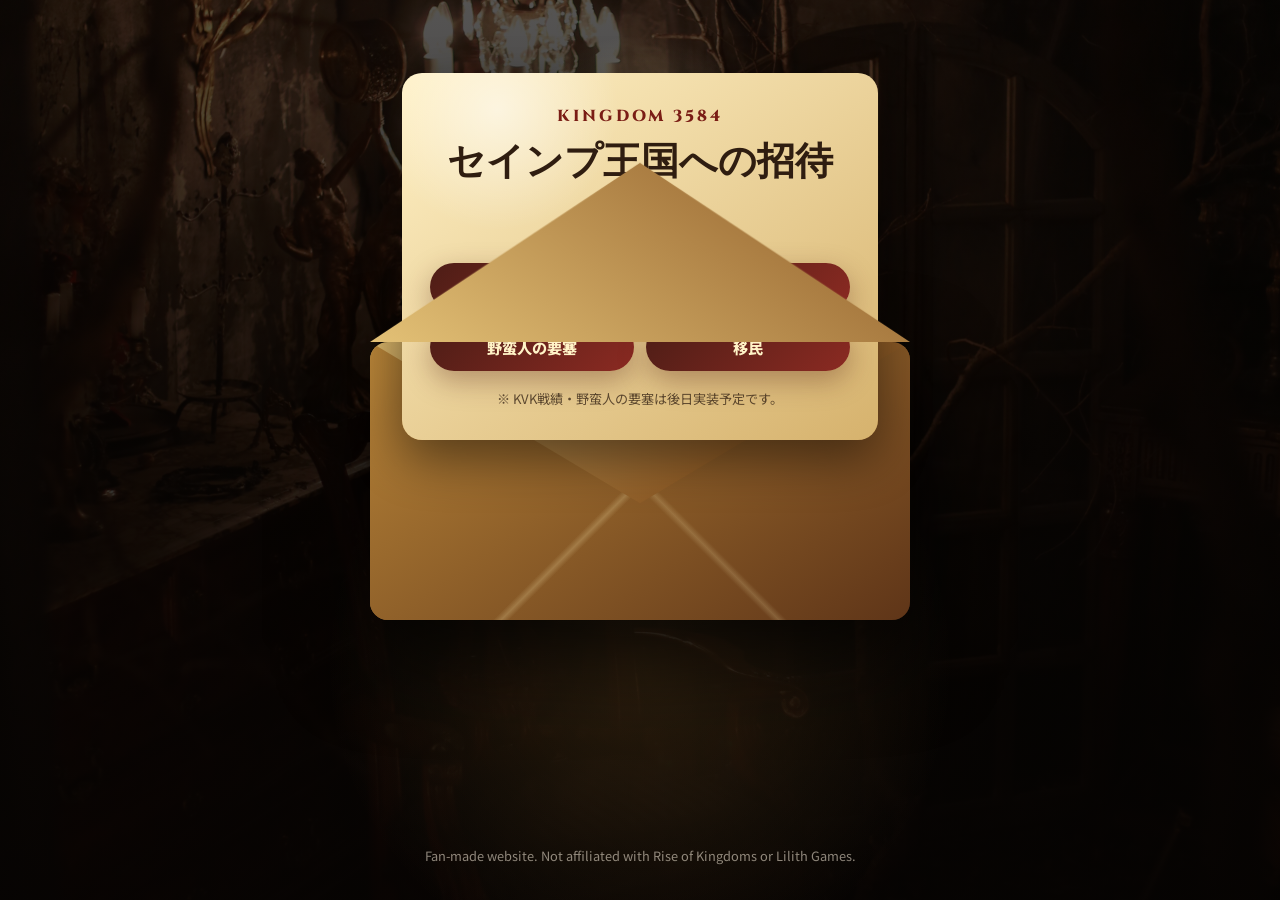
<file: index.html>
<!doctype html>
<html lang="ja">
<head>
  <meta charset="utf-8">
  <meta name="viewport" content="width=device-width, initial-scale=1">
  <title>KINGDOM 3584 | セインプ王国</title>
  <meta name="description" content="王国3584 セインプ王国 - 日本人主体＋International / KvK focused kingdom.">
  <meta name="theme-color" content="#120b08">
  <link rel="canonical" href="https://nou3584.github.io/kd3584/">

  <meta property="og:title" content="KINGDOM 3584 | セインプ王国">
  <meta property="og:description" content="日本人主体＋International / KvK focused kingdom.">
  <meta property="og:type" content="website">
  <meta property="og:url" content="https://nou3584.github.io/kd3584/">
  <meta property="og:image" content="assets/images/4V9A9482_0.JPG">

  <link rel="preconnect" href="https://fonts.googleapis.com">
  <link rel="preconnect" href="https://fonts.gstatic.com" crossorigin>
  <link href="https://fonts.googleapis.com/css2?family=Cinzel:wght@500;600;700;800&family=Noto+Sans+JP:wght@400;500;700;800&display=swap" rel="stylesheet">
  <link rel="stylesheet" href="assets/css/style.css">
</head>

<body class="gate-open entrance-page">
  <div class="loader" id="loader">
    <div class="flame"></div>
    <p>Lighting the Kingdom...</p>
  </div>

  <main class="entrance-main">
    <div class="letter-gate" id="letterGate">
      <div class="gate-bg"></div>
      <div class="gate-light"></div>
      <div class="light-burst"></div>

      <div class="envelope-scene">
        <div class="envelope">
          <div class="env-back"></div>

          <div class="env-paper">
            <p class="paper-label">KINGDOM 3584</p>
            <h1>セインプ王国への招待状</h1>

            <div class="paper-menu">
              <button type="button" data-action="enter" data-url="https://nou3584.github.io/kd3584/kingdom.html">王国情報</button>
              <button type="button" data-action="later">KVK戦績</button>
              <button type="button" data-action="later">野蛮人の要塞</button>
              <a href="https://discord.gg/QA2q6GEq8" target="_blank" rel="noopener noreferrer">移民</a>
            </div>

            <p class="paper-note">
              ※ KVK戦績・野蛮人の要塞は後日実装予定です。
            </p>
          </div>

          <div class="env-front"></div>
          <div class="env-flap"></div>
          <div class="wax-seal">3584</div>
        </div>
      </div>

      <div class="entrance-footer">
        <p>Fan-made website. Not affiliated with Rise of Kingdoms or Lilith Games.</p>
      </div>
    </div>
  </main>

  <div class="toast" id="toast">この項目は後日実装予定です。</div>

  <script src="assets/js/main.js"></script>
</body>
</html>
</file>
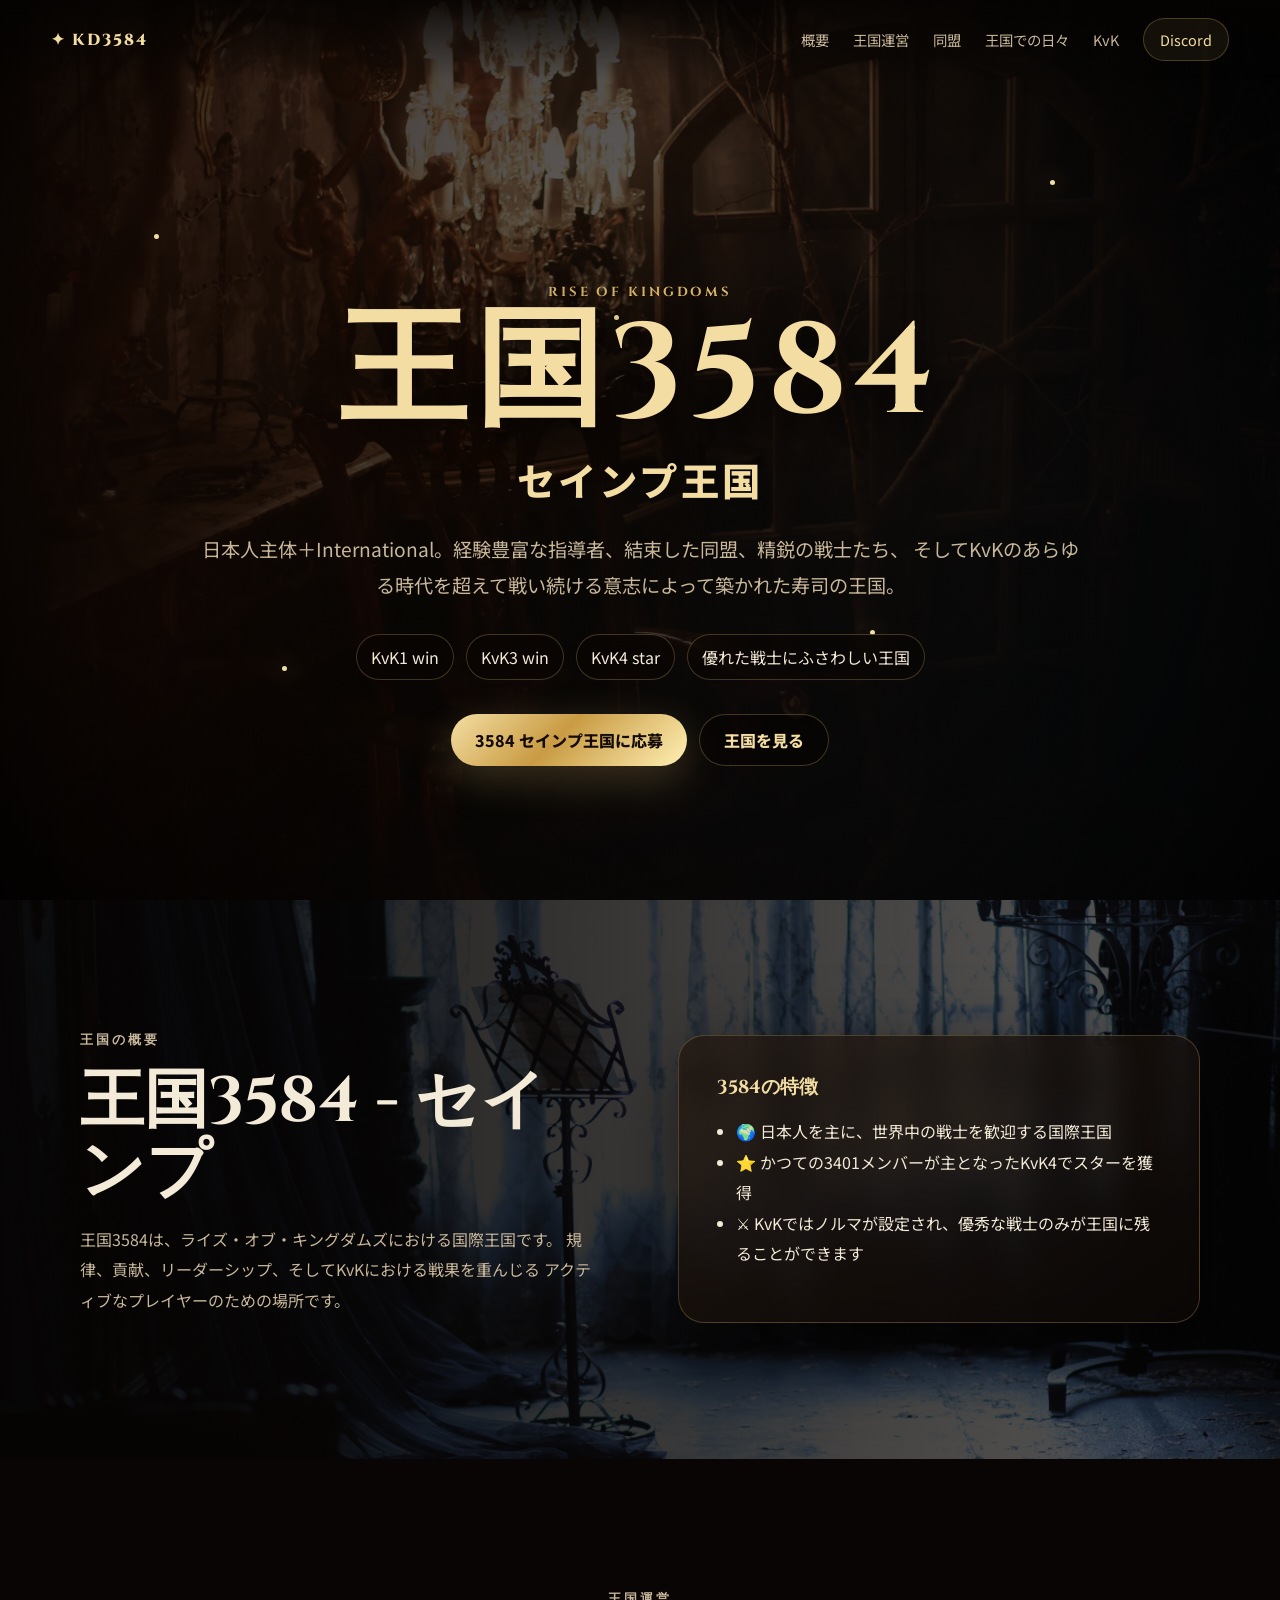
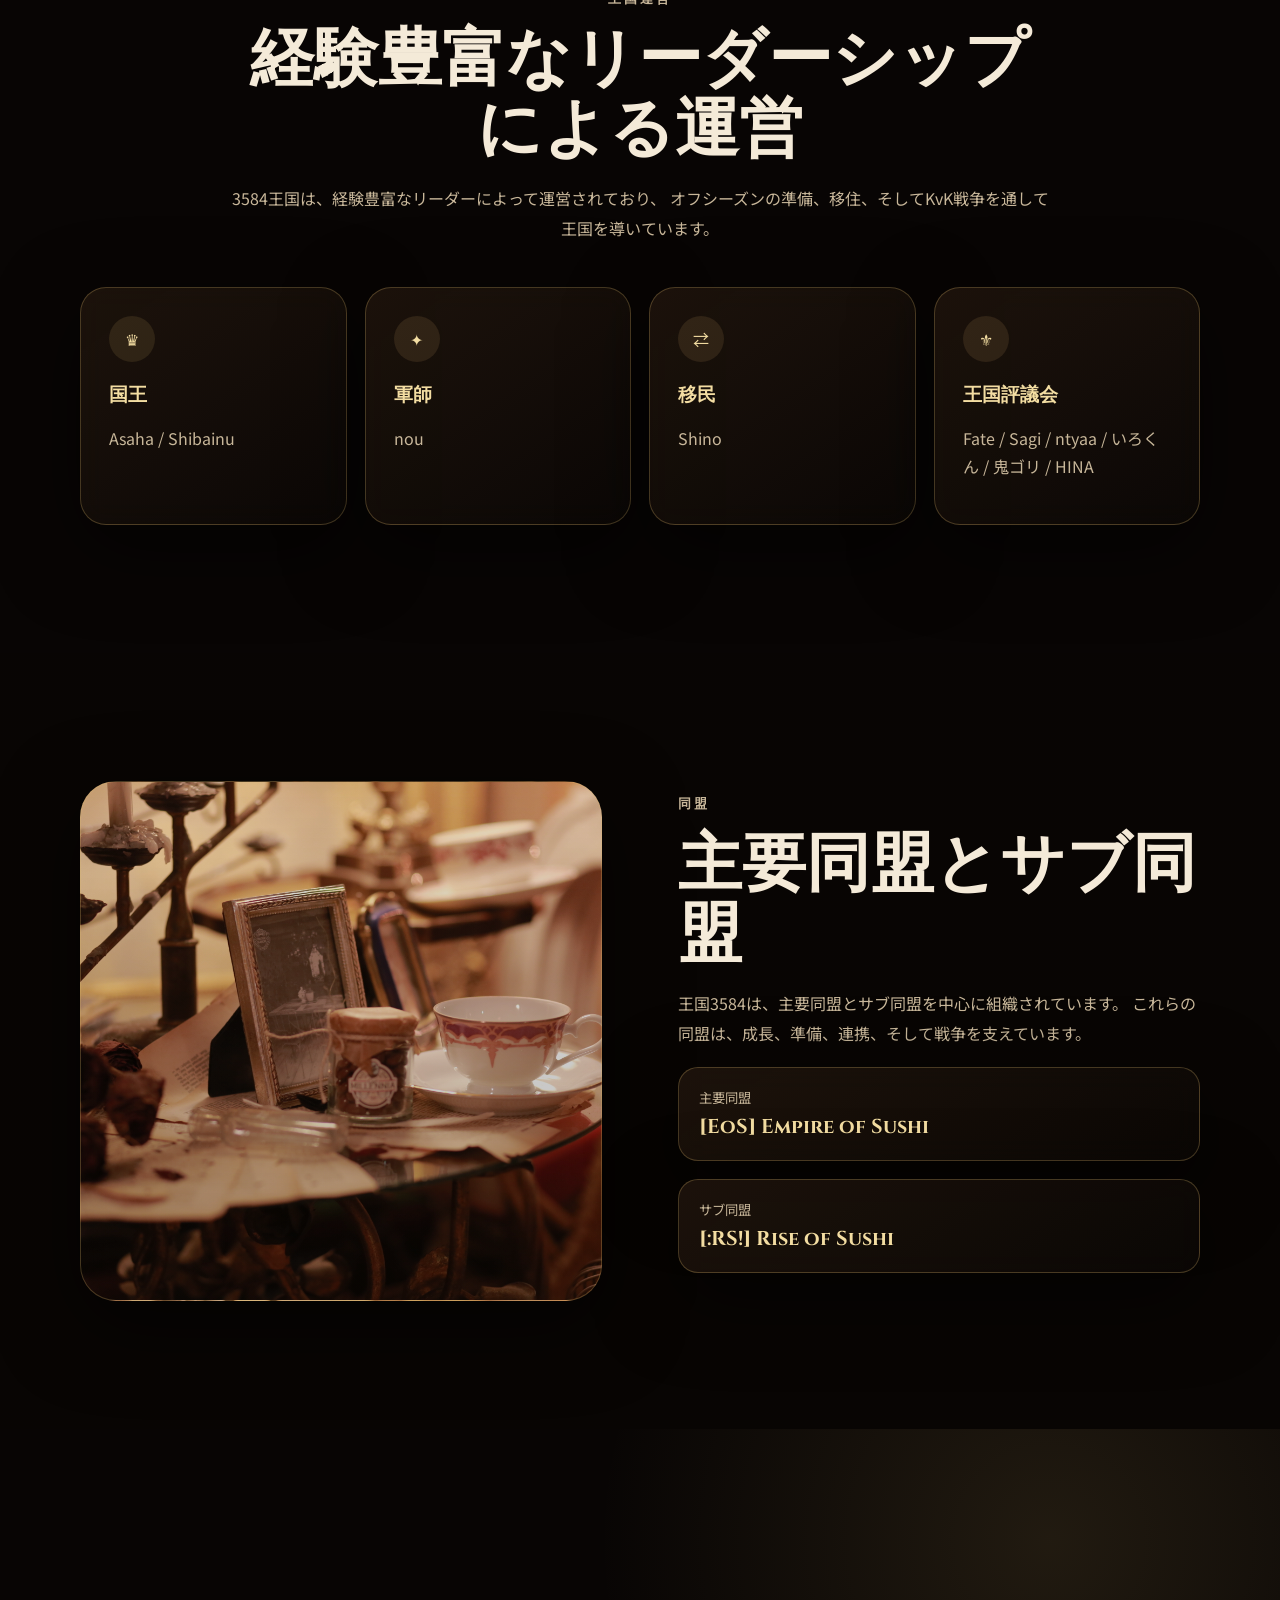
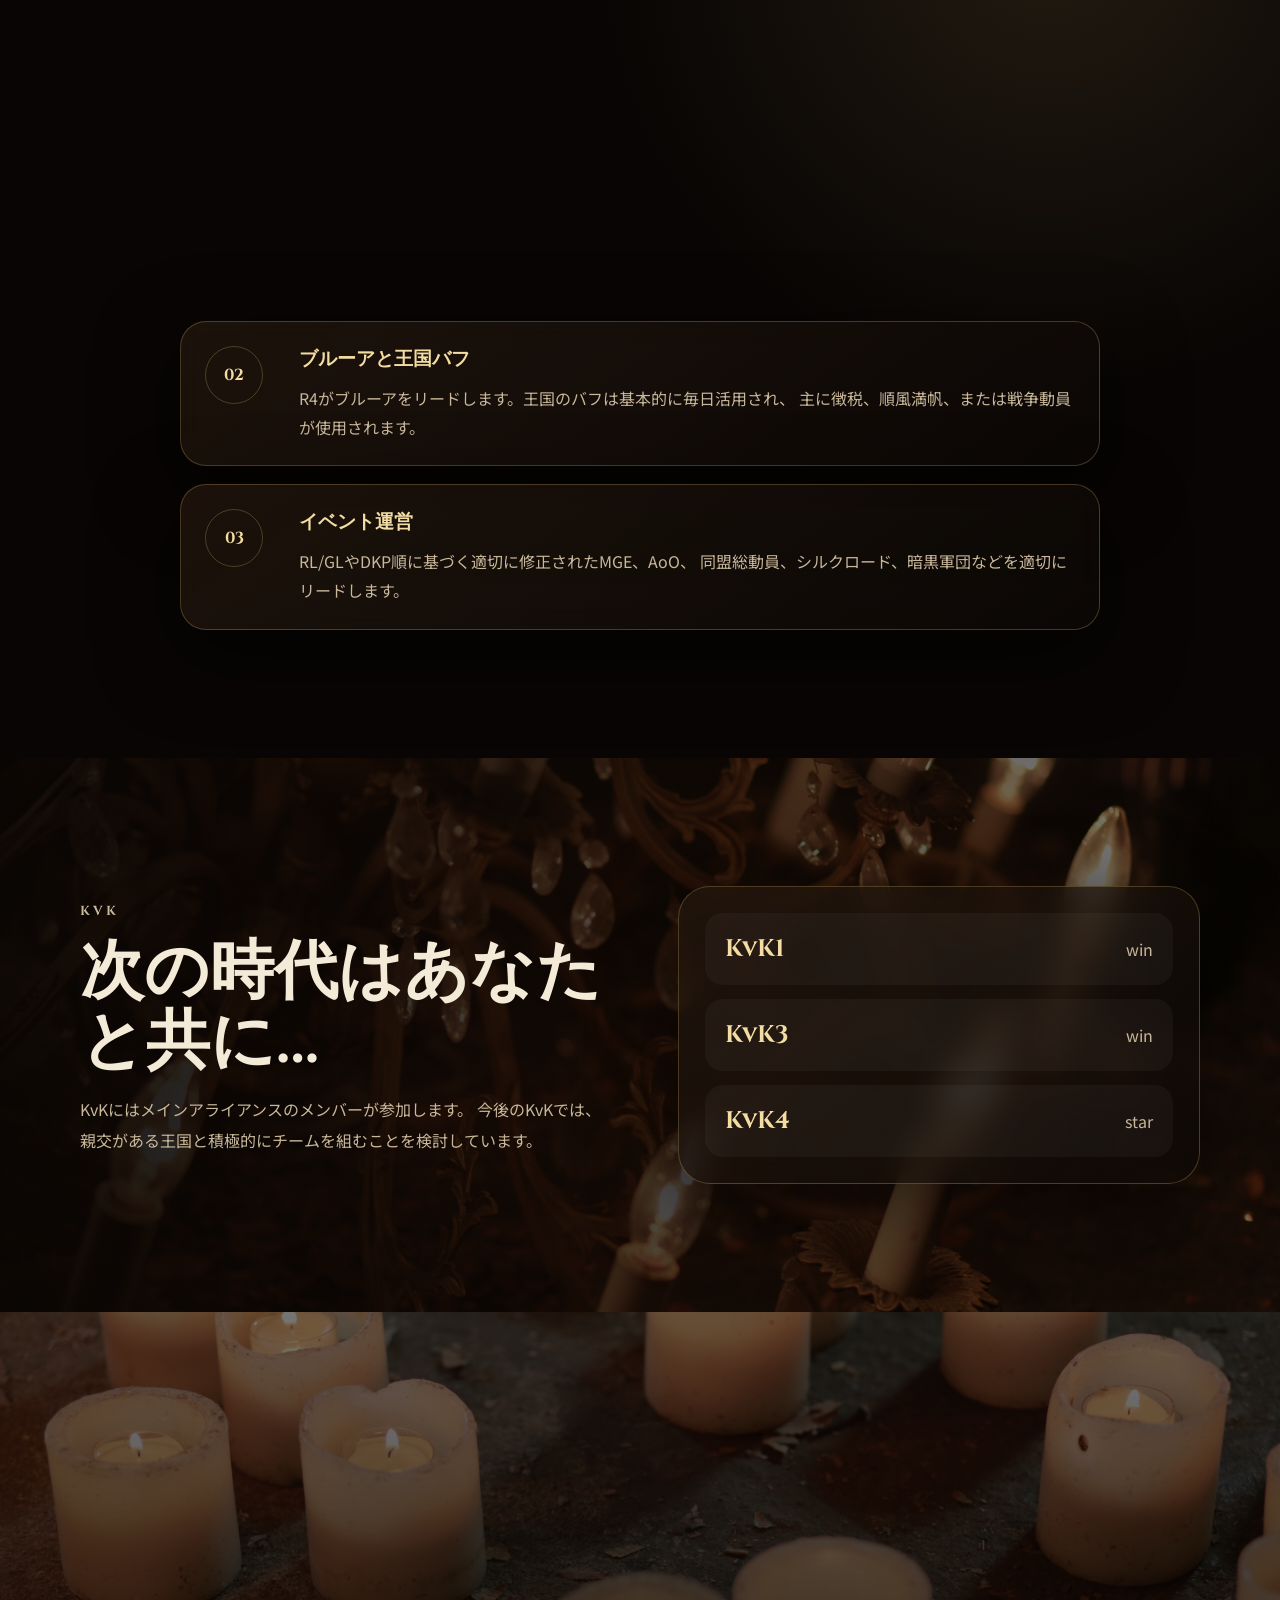
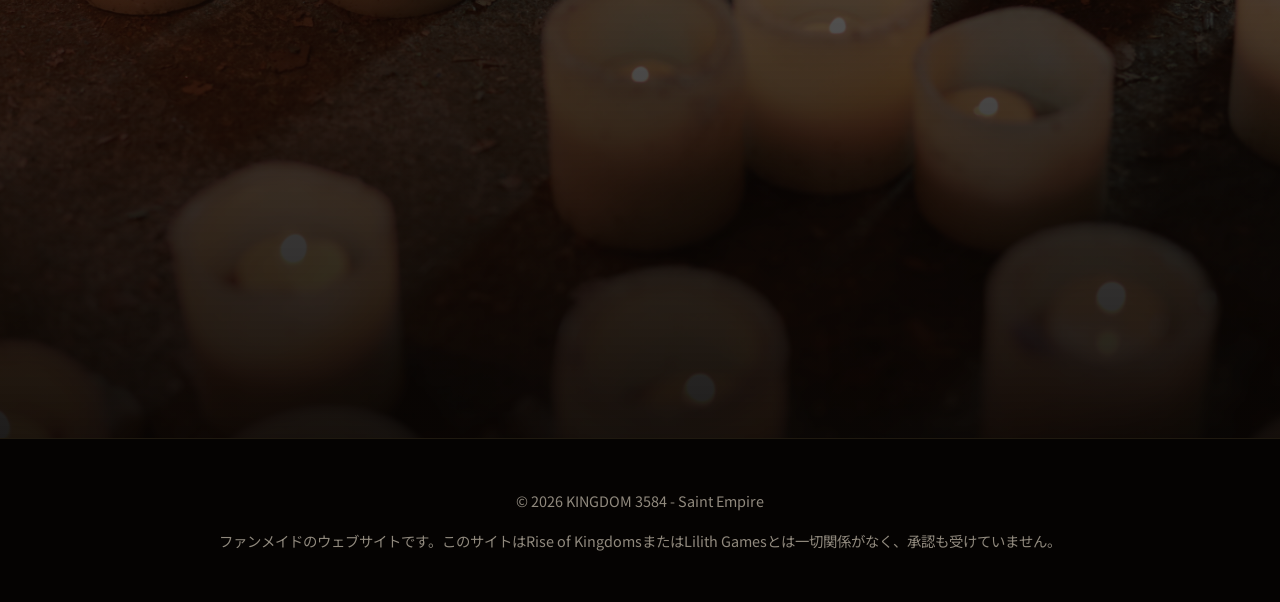
<file: kingdom.html>
<!doctype html>
<html lang="ja">
<head>
  <meta charset="utf-8">
  <meta name="viewport" content="width=device-width, initial-scale=1">
  <title>KINGDOM 3584 | セインプ王国</title>
  <meta name="description" content="王国3584 セインプ王国 - 日本人主体＋International / KvK focused kingdom.">
  <meta name="theme-color" content="#120b08">
  <link rel="canonical" href="https://nou3584.github.io/kd3584/kingdom.html">

  <meta property="og:title" content="KINGDOM 3584 | セインプ王国">
  <meta property="og:description" content="日本人主体＋International / KvK focused kingdom.">
  <meta property="og:type" content="website">
  <meta property="og:url" content="https://nou3584.github.io/kd3584/kingdom.html">
  <meta property="og:image" content="assets/images/4V9A9482_0.JPG">

  <link rel="preconnect" href="https://fonts.googleapis.com">
  <link rel="preconnect" href="https://fonts.gstatic.com" crossorigin>
  <link href="https://fonts.googleapis.com/css2?family=Cinzel:wght@500;600;700;800&family=Noto+Sans+JP:wght@400;500;700;800&display=swap" rel="stylesheet">
  <link rel="stylesheet" href="assets/css/style.css">
</head>

<body class="site-page">
  <div class="loader" id="loader">
    <div class="flame"></div>
    <p>Lighting the Kingdom...</p>
  </div>

  <header class="header" id="header">
    <a class="brand" href="#top">✦ KD3584</a>

    <button class="nav-button" id="navButton" aria-label="menu">
      <span></span>
      <span></span>
      <span></span>
    </button>

    <nav class="nav" id="nav">
      <a href="#about">概要</a>
      <a href="#management">王国運営</a>
      <a href="#alliances">同盟</a>
      <a href="#season">王国での日々</a>
      <a href="#kvk">KvK</a>
      <a class="nav-apply" href="https://discord.gg/QA2q6GEq8" target="_blank" rel="noopener noreferrer">Discord</a>
    </nav>
  </header>

  <main id="top">
    <section class="hero">
      <div class="hero-bg"></div>
      <div class="hero-overlay"></div>

      <div class="lights">
        <span style="--x:12%;--y:26%;--d:0s"></span>
        <span style="--x:82%;--y:20%;--d:.8s"></span>
        <span style="--x:48%;--y:35%;--d:1.4s"></span>
        <span style="--x:22%;--y:74%;--d:.5s"></span>
        <span style="--x:68%;--y:70%;--d:1.9s"></span>
      </div>

      <div class="hero-content">
        <p class="eyebrow reveal">RISE OF KINGDOMS</p>
        <h1 class="hero-title reveal">王国3584</h1>
        <p class="hero-subtitle reveal">セインプ王国</p>

        <p class="hero-lead reveal">
          日本人主体＋International。経験豊富な指導者、結束した同盟、精鋭の戦士たち、
          そしてKvKのあらゆる時代を超えて戦い続ける意志によって築かれた寿司の王国。
        </p>

        <div class="badges reveal">
          <span>KvK1 win</span>
          <span>KvK3 win</span>
          <span>KvK4 star</span>
          <span>優れた戦士にふさわしい王国</span>
        </div>

        <div class="actions reveal">
          <a class="button primary" href="https://discord.gg/QA2q6GEq8" target="_blank" rel="noopener noreferrer">
            3584 セインプ王国に応募
          </a>
          <a class="button ghost" href="#about">王国を見る</a>
        </div>
      </div>
    </section>

    <section class="section about" id="about">
      <div class="container grid-2">
        <div class="section-title reveal">
          <p class="eyebrow">王国の概要</p>
          <h2>王国3584 - セインプ</h2>
          <p>
            王国3584は、ライズ・オブ・キングダムズにおける国際王国です。
            規律、貢献、リーダーシップ、そしてKvKにおける戦果を重んじる
            アクティブなプレイヤーのための場所です。
          </p>
        </div>

        <div class="glass reveal">
          <h3>3584の特徴</h3>
          <ul>
            <li>🌍 日本人を主に、世界中の戦士を歓迎する国際王国</li>
            <li>⭐ かつての3401メンバーが主となったKvK4でスターを獲得</li>
            <li>⚔ KvKではノルマが設定され、優秀な戦士のみが王国に残ることができます</li>
          </ul>
        </div>
      </div>
    </section>

    <section class="section" id="management">
      <div class="container">
        <div class="section-title center reveal">
          <p class="eyebrow">王国運営</p>
          <h2>経験豊富なリーダーシップによる運営</h2>
          <p>
            3584王国は、経験豊富なリーダーによって運営されており、
            オフシーズンの準備、移住、そしてKvK戦争を通して王国を導いています。
          </p>
        </div>

        <div class="cards">
          <article class="card reveal">
            <span>♛</span>
            <h3>国王</h3>
            <p>Asaha / Shibainu</p>
          </article>

          <article class="card reveal">
            <span>✦</span>
            <h3>軍師</h3>
            <p>nou</p>
          </article>

          <article class="card reveal">
            <span>⇄</span>
            <h3>移民</h3>
            <p>Shino</p>
          </article>

          <article class="card reveal council">
            <span>⚜</span>
            <h3>王国評議会</h3>
            <p>Fate / Sagi / ntyaa / いろくん / 鬼ゴリ / HINA</p>
          </article>
        </div>
      </div>
    </section>

    <section class="section alliances" id="alliances">
      <div class="container grid-2">
        <div class="photo reveal"></div>

        <div class="section-title reveal">
          <p class="eyebrow">同盟</p>
          <h2>主要同盟とサブ同盟</h2>
          <p>
            王国3584は、主要同盟とサブ同盟を中心に組織されています。
            これらの同盟は、成長、準備、連携、そして戦争を支えています。
          </p>

          <div class="alliance-box">
            <small>主要同盟</small>
            <strong>[EoS] Empire of Sushi</strong>
          </div>

          <div class="alliance-box">
            <small>サブ同盟</small>
            <strong>[:RS!] Rise of Sushi</strong>
          </div>
        </div>
      </div>
    </section>

    <section class="section season" id="season">
      <div class="container">
        <div class="section-title center reveal">
          <p class="eyebrow">王国での日々</p>
          <h2>準備が戦果を生みます。</h2>
          <p>
            王国3584は、オフシーズンとKvKの両方において、
            日々の活動、準備、そして積極的な参加を重視しています。
          </p>
        </div>

        <div class="timeline">
          <article class="timeline-item reveal">
            <b>01</b>
            <div>
              <h3>野蛮人の砦とクリスタルチェスト</h3>
              <p>
                多くのプレイヤーが積極的に野蛮人の砦の破壊に取り組んでおり、
                レアギフトも豊富で、平均して1日に2〜3個のクリスタルチェストを獲得できます。
              </p>
            </div>
          </article>

          <article class="timeline-item reveal">
            <b>02</b>
            <div>
              <h3>ブルーアと王国バフ</h3>
              <p>
                R4がブルーアをリードします。王国のバフは基本的に毎日活用され、
                主に徴税、順風満帆、または戦争動員が使用されます。
              </p>
            </div>
          </article>

          <article class="timeline-item reveal">
            <b>03</b>
            <div>
              <h3>イベント運営</h3>
              <p>
                RL/GLやDKP順に基づく適切に修正されたMGE、AoO、
                同盟総動員、シルクロード、暗黒軍団などを適切にリードします。
              </p>
            </div>
          </article>
        </div>
      </div>
    </section>

    <section class="section kvk" id="kvk">
      <div class="container grid-2">
        <div class="section-title reveal">
          <p class="eyebrow">KvK</p>
          <h2>次の時代はあなたと共に…</h2>
          <p>
            KvKにはメインアライアンスのメンバーが参加します。
            今後のKvKでは、親交がある王国と積極的にチームを組むことを検討しています。
          </p>
        </div>

        <div class="stats reveal">
          <div><strong>KvK1</strong><span>win</span></div>
          <div><strong>KvK3</strong><span>win</span></div>
          <div><strong>KvK4</strong><span>star</span></div>
        </div>
      </div>
    </section>

    <section class="section apply" id="apply">
      <div class="container apply-card reveal">
        <p class="eyebrow">3584 セインプ王国に応募</p>
        <h2>キングダム3584に参加しよう。</h2>
        <p>
          王国3584は、栄光ある王国で戦い、成長し、プレイしたいと願う
          優秀なプレイヤーを求めています。Discordアカウントが必要です。
          応募は審査制です。
        </p>
        <a class="button primary large" href="https://discord.gg/QA2q6GEq8" target="_blank" rel="noopener noreferrer">
          Discordで応募する
        </a>
      </div>
    </section>
  </main>

  <footer class="footer">
    <p>© <span id="year"></span> KINGDOM 3584 - Saint Empire</p>
    <p>
      ファンメイドのウェブサイトです。このサイトはRise of KingdomsまたはLilith Gamesとは一切関係がなく、承認も受けていません。
    </p>
  </footer>

  <script src="assets/js/main.js"></script>
</body>
</html>
</file>
<file: assets/css/style.css>
:root {
  --bg: #080504;
  --panel: rgba(22, 14, 9, .76);
  --text: #f4ead8;
  --muted: #c8b79a;
  --gold: #d8b56a;
  --gold-light: #f3dda2;
  --line: rgba(216, 181, 106, .28);
  --shadow: 0 24px 80px rgba(0, 0, 0, .55);
  --radius: 26px;
  --font-title: "Cinzel", serif;
  --font-body: "Noto Sans JP", sans-serif;
}

* {
  box-sizing: border-box;
}

html {
  scroll-behavior: smooth;
  background: var(--bg);
}

body {
  margin: 0;
  font-family: var(--font-body);
  color: var(--text);
  background: var(--bg);
  overflow-x: hidden;
}

body.no-scroll,
body.gate-open {
  overflow: hidden;
}

a {
  color: inherit;
  text-decoration: none;
}

/* loader */
.loader {
  position: fixed;
  inset: 0;
  z-index: 999;
  display: grid;
  place-items: center;
  align-content: center;
  gap: 18px;
  background: #050302;
  transition: opacity .7s ease, visibility .7s ease;
}

.loader.hide {
  opacity: 0;
  visibility: hidden;
  pointer-events: none;
}

.flame {
  width: 24px;
  height: 38px;
  border-radius: 50% 50% 42% 42%;
  background: radial-gradient(circle at 50% 72%, #fff6c9 0 13%, #f6bf55 34%, #b74f1d 66%, transparent 72%);
  filter: drop-shadow(0 0 18px rgba(246, 191, 85, .85));
  animation: flame 1.5s ease-in-out infinite;
}

.loader p {
  margin: 0;
  color: var(--muted);
  letter-spacing: .14em;
  font-size: .78rem;
  text-transform: uppercase;
}

@keyframes flame {
  0%, 100% {
    transform: scaleY(1) rotate(-1deg);
    opacity: .86;
  }

  50% {
    transform: scaleY(1.13) rotate(2deg);
    opacity: 1;
  }
}

/* entrance */
.entrance-main {
  min-height: 100svh;
}

.letter-gate {
  position: fixed;
  inset: 0;
  z-index: 2000;
  display: grid;
  place-items: center;
  background: #050302;
  overflow: hidden;
  transition: opacity .9s ease, visibility .9s ease;
}

.letter-gate.hide {
  opacity: 0;
  visibility: hidden;
  pointer-events: none;
}

.gate-bg {
  position: absolute;
  inset: 0;
  background:
    linear-gradient(rgba(5, 3, 2, .68), rgba(5, 3, 2, .92)),
    url("../images/4V9A9482_0.JPG") center / cover;
  animation: gateZoom 18s ease-in-out infinite alternate;
}

.gate-light {
  position: absolute;
  inset: 0;
  background:
    radial-gradient(circle at 50% 18%, rgba(255, 236, 176, .34), transparent 13%),
    radial-gradient(circle at 50% 44%, rgba(244, 210, 126, .22), transparent 30%),
    radial-gradient(circle at 50% 74%, rgba(255, 180, 78, .14), transparent 34%);
  animation: gateLight 4.8s ease-in-out infinite;
}

.light-burst {
  position: absolute;
  left: 50%;
  top: 18%;
  width: 26vw;
  height: 26vw;
  min-width: 240px;
  min-height: 240px;
  border-radius: 50%;
  transform: translate(-50%, -50%) scale(.15);
  background: radial-gradient(circle, rgba(255, 250, 214, .95) 0 12%, rgba(245, 209, 119, .55) 28%, transparent 68%);
  opacity: 0;
  pointer-events: none;
  filter: blur(2px);
}

.letter-gate.to-light .light-burst {
  animation: lightBurst 1.05s ease forwards;
}

@keyframes gateZoom {
  from {
    transform: scale(1);
  }

  to {
    transform: scale(1.05);
  }
}

@keyframes gateLight {
  0%, 100% {
    opacity: .52;
  }

  45% {
    opacity: .9;
  }

  70% {
    opacity: .42;
  }
}

@keyframes lightBurst {
  0% {
    opacity: 0;
    transform: translate(-50%, -50%) scale(.15);
  }

  45% {
    opacity: .95;
    transform: translate(-50%, -50%) scale(1);
  }

  100% {
    opacity: 1;
    transform: translate(-50%, -50%) scale(4.8);
  }
}

.envelope-scene {
  position: relative;
  width: min(94vw, 680px);
  height: 540px;
  display: grid;
  place-items: center;
  perspective: 1400px;
}

.envelope {
  position: relative;
  width: min(90vw, 540px);
  height: 340px;
  transform-style: preserve-3d;
  animation: envelopeEnter 1.1s ease forwards;
}

@keyframes envelopeEnter {
  from {
    opacity: 0;
    transform: translateY(48px) rotateX(14deg) scale(.92);
  }

  to {
    opacity: 1;
    transform: translateY(0) rotateX(0) scale(1);
  }
}

.env-back {
  position: absolute;
  inset: 62px 0 0;
  border-radius: 18px;
  background: linear-gradient(145deg, #d8b56a, #8d5b26 55%, #2c170d);
  box-shadow: 0 32px 90px rgba(0, 0, 0, .75);
}

.env-front {
  position: absolute;
  inset: 62px 0 0;
  z-index: 4;
  border-radius: 18px;
  background:
    linear-gradient(135deg, transparent 49%, rgba(255, 241, 184, .22) 50%, transparent 51%),
    linear-gradient(225deg, transparent 49%, rgba(255, 241, 184, .18) 50%, transparent 51%),
    linear-gradient(145deg, #b78438, #5f3518);
  clip-path: polygon(0 0, 50% 58%, 100% 0, 100% 100%, 0 100%);
}

.env-flap {
  position: absolute;
  left: 0;
  right: 0;
  top: 62px;
  z-index: 6;
  height: 178px;
  background: linear-gradient(145deg, #e3c176, #8e5b28);
  clip-path: polygon(0 0, 100% 0, 50% 100%);
  transform-origin: top center;
  animation: flapOpen 1.35s ease 1s forwards;
}

@keyframes flapOpen {
  to {
    transform: rotateX(178deg);
    z-index: 1;
  }
}

.wax-seal {
  position: absolute;
  left: 50%;
  top: 182px;
  z-index: 7;
  width: 76px;
  height: 76px;
  display: grid;
  place-items: center;
  transform: translateX(-50%);
  border-radius: 50%;
  background: radial-gradient(circle at 35% 30%, #b83a31, #60100e 72%);
  color: #f6d99b;
  font-family: var(--font-title);
  font-weight: 800;
  box-shadow: 0 8px 26px rgba(0, 0, 0, .5), inset 0 0 0 2px rgba(255,255,255,.12);
  animation: sealFade .7s ease 1.15s forwards;
}

@keyframes sealFade {
  to {
    opacity: 0;
    transform: translateX(-50%) scale(.65);
  }
}

.env-paper {
  position: absolute;
  left: 6%;
  right: 6%;
  bottom: 30px;
  z-index: 2;
  min-height: 300px;
  padding: 32px 28px;
  border-radius: 20px;
  text-align: center;
  color: #2f1d10;
  background:
    radial-gradient(circle at 20% 10%, rgba(255,255,255,.55), transparent 24%),
    linear-gradient(145deg, #fff1c6, #d6b26d);
  box-shadow: 0 18px 50px rgba(0, 0, 0, .48);
  transform: translateY(180px) scale(.82);
  opacity: 0;
  pointer-events: none;
  animation: paperRise 1.35s ease 1.65s forwards;
}

@keyframes paperRise {
  0% {
    transform: translateY(180px) scale(.82);
    opacity: 0;
    z-index: 2;
  }

  50% {
    opacity: 0;
  }

  100% {
    transform: translateY(-150px) scale(1);
    opacity: 1;
    z-index: 8;
    pointer-events: auto;
  }
}

.letter-gate.to-light .env-paper {
  pointer-events: none;
  animation: paperToLight 1.05s cubic-bezier(.2, .75, .2, 1) forwards;
}

.letter-gate.to-light .env-front,
.letter-gate.to-light .env-back,
.letter-gate.to-light .env-flap {
  animation: envelopeFadeOut .65s ease forwards;
}

.letter-gate.to-light .wax-seal {
  opacity: 0;
}

.letter-gate.to-light .paper-menu,
.letter-gate.to-light .paper-note {
  animation: contentFade .35s ease forwards;
}

@keyframes paperToLight {
  0% {
    transform: translateY(-150px) scale(1) rotate(0deg);
    opacity: 1;
    filter: brightness(1);
  }

  45% {
    transform: translateY(-235px) scale(.82) rotate(-4deg);
    opacity: 1;
    filter: brightness(1.3);
  }

  78% {
    transform: translateY(-310px) scale(.45) rotate(-8deg);
    opacity: .96;
    filter: brightness(2.2);
  }

  100% {
    transform: translateY(-390px) scale(.18) rotate(-12deg);
    opacity: 0;
    filter: brightness(4.5) blur(3px);
  }
}

@keyframes envelopeFadeOut {
  to {
    opacity: 0;
    transform: translateY(40px) scale(.92);
  }
}

@keyframes contentFade {
  to {
    opacity: 0;
    transform: translateY(8px);
  }
}

.paper-label {
  margin: 0 0 10px;
  font-family: var(--font-title);
  letter-spacing: .18em;
  font-weight: 800;
  color: #7a1d15;
}

.env-paper h1 {
  margin: 0 0 24px;
  font-family: var(--font-title);
  font-size: clamp(1.55rem, 5vw, 2.35rem);
}

.paper-menu {
  display: grid;
  grid-template-columns: repeat(2, 1fr);
  gap: 12px;
}

.paper-menu button,
.paper-menu a {
  border: 0;
  border-radius: 999px;
  padding: 13px 14px;
  cursor: pointer;
  color: #fff3c7;
  background: linear-gradient(135deg, #4d1d16, #8b2a22);
  font-weight: 800;
  box-shadow: 0 10px 28px rgba(78, 26, 16, .35);
  transition: transform .25s ease, filter .25s ease;
  font-family: var(--font-body);
  font-size: .95rem;
}

.paper-menu button:hover,
.paper-menu a:hover {
  transform: translateY(-2px);
  filter: brightness(1.08);
}

.paper-note {
  margin: 18px 0 0;
  font-size: .82rem;
  color: rgba(47, 29, 16, .75);
}

.entrance-footer {
  position: absolute;
  bottom: 22px;
  left: 20px;
  right: 20px;
  z-index: 4;
  text-align: center;
  color: rgba(244, 234, 216, .56);
  font-size: .8rem;
}

.toast {
  position: fixed;
  left: 50%;
  bottom: 28px;
  z-index: 3000;
  transform: translate(-50%, 24px);
  padding: 14px 20px;
  border: 1px solid var(--line);
  border-radius: 999px;
  background: rgba(10, 6, 4, .9);
  color: var(--gold-light);
  box-shadow: var(--shadow);
  opacity: 0;
  visibility: hidden;
  transition: .35s ease;
}

.toast.show {
  opacity: 1;
  visibility: visible;
  transform: translate(-50%, 0);
}

/* main site */
.header {
  position: fixed;
  inset: 0 0 auto 0;
  z-index: 90;
  display: flex;
  justify-content: space-between;
  align-items: center;
  padding: 18px clamp(18px, 4vw, 56px);
  background: linear-gradient(to bottom, rgba(5, 3, 2, .82), transparent);
  transition: background .35s ease, backdrop-filter .35s ease;
}

.header.scrolled {
  background: rgba(7, 4, 3, .78);
  backdrop-filter: blur(14px);
  border-bottom: 1px solid rgba(216, 181, 106, .13);
}

.brand {
  font-family: var(--font-title);
  font-weight: 800;
  letter-spacing: .12em;
  color: var(--gold-light);
}

.nav {
  display: flex;
  align-items: center;
  gap: 24px;
  color: var(--muted);
  font-size: .9rem;
}

.nav a:hover {
  color: var(--gold-light);
}

.nav-apply {
  padding: 10px 16px;
  border: 1px solid var(--line);
  border-radius: 999px;
  background: rgba(216, 181, 106, .08);
  color: var(--gold-light);
}

.nav-button {
  display: none;
  width: 44px;
  height: 44px;
  border: 1px solid var(--line);
  border-radius: 12px;
  background: rgba(10, 6, 4, .5);
  cursor: pointer;
}

.nav-button span {
  display: block;
  width: 20px;
  height: 2px;
  margin: 5px auto;
  background: var(--gold-light);
  transition: .25s ease;
}

.hero {
  position: relative;
  min-height: 100svh;
  display: grid;
  place-items: center;
  padding: 120px 20px 80px;
  overflow: hidden;
  isolation: isolate;
}

.hero-bg {
  position: absolute;
  inset: 0;
  z-index: -3;
  background:
    linear-gradient(rgba(8, 5, 3, .6), rgba(8, 5, 3, .86)),
    url("../images/4V9A9482_0.JPG") center / cover;
  animation: slowZoom 22s ease-in-out infinite alternate;
}

.hero-overlay {
  position: absolute;
  inset: 0;
  z-index: -2;
  background:
    radial-gradient(circle at center, transparent 0 30%, rgba(0,0,0,.4) 70%, rgba(0,0,0,.88) 100%),
    linear-gradient(120deg, rgba(91, 36, 16, .28), transparent 42%, rgba(13, 35, 54, .22));
  animation: candleFlicker 5s ease-in-out infinite;
}

@keyframes slowZoom {
  from {
    transform: scale(1);
  }

  to {
    transform: scale(1.07);
  }
}

@keyframes candleFlicker {
  0%, 100% {
    opacity: .74;
  }

  30% {
    opacity: .9;
  }

  48% {
    opacity: .68;
  }

  73% {
    opacity: .83;
  }
}

.lights span {
  position: absolute;
  left: var(--x);
  top: var(--y);
  width: 5px;
  height: 5px;
  border-radius: 50%;
  background: var(--gold-light);
  box-shadow: 0 0 22px rgba(243, 221, 162, .9);
  animation: floatLight 8s ease-in-out infinite;
  animation-delay: var(--d);
}

@keyframes floatLight {
  0%, 100% {
    transform: translate3d(0,0,0);
    opacity: .22;
  }

  50% {
    transform: translate3d(12px,-24px,0);
    opacity: .82;
  }
}

.hero-content {
  width: min(1040px, 100%);
  text-align: center;
}

.eyebrow {
  margin: 0 0 14px;
  color: var(--gold);
  font-family: var(--font-title);
  font-weight: 700;
  letter-spacing: .22em;
  font-size: .82rem;
  text-transform: uppercase;
}

.hero-title {
  margin: 0;
  font-family: var(--font-title);
  font-size: clamp(3.1rem, 10vw, 8rem);
  line-height: .92;
  letter-spacing: .06em;
  color: var(--gold-light);
  text-shadow: 0 12px 42px rgba(0,0,0,.75);
}

.hero-subtitle {
  margin: 18px auto 0;
  color: var(--gold-light);
  font-size: clamp(1.4rem, 3vw, 2.4rem);
  font-weight: 800;
  letter-spacing: .08em;
}

.hero-lead {
  margin: 24px auto 0;
  max-width: 880px;
  color: var(--muted);
  font-size: clamp(1rem, 1.8vw, 1.2rem);
  line-height: 1.9;
}

.badges,
.actions {
  display: flex;
  justify-content: center;
  flex-wrap: wrap;
  gap: 12px;
}

.badges {
  margin-top: 30px;
}

.badges span {
  padding: 10px 14px;
  border: 1px solid var(--line);
  border-radius: 999px;
  background: rgba(10, 6, 4, .45);
  backdrop-filter: blur(10px);
}

.actions {
  margin-top: 34px;
}

.button {
  display: inline-flex;
  align-items: center;
  justify-content: center;
  min-height: 48px;
  padding: 13px 24px;
  border-radius: 999px;
  font-weight: 800;
  transition: transform .25s ease, box-shadow .25s ease;
}

.button:hover {
  transform: translateY(-2px);
}

.primary {
  color: #140b05;
  background: linear-gradient(135deg, #f4dfa3, #c99b43 45%, #fff0b4);
  box-shadow: 0 12px 40px rgba(216,181,106,.25);
}

.ghost {
  color: var(--gold-light);
  border: 1px solid var(--line);
  background: rgba(5,3,2,.45);
}

.large {
  min-height: 56px;
  padding-inline: 32px;
}

.section {
  position: relative;
  padding: clamp(78px, 10vw, 132px) 20px;
  overflow: hidden;
}

.container {
  position: relative;
  z-index: 2;
  width: min(1120px, 100%);
  margin: 0 auto;
}

.grid-2 {
  display: grid;
  grid-template-columns: 1fr 1fr;
  gap: clamp(30px, 6vw, 76px);
  align-items: center;
}

.section-title h2,
.apply-card h2 {
  margin: 0;
  font-family: var(--font-title);
  font-size: clamp(2rem, 5vw, 4.4rem);
  line-height: 1.1;
}

.section-title p,
.apply-card p {
  color: var(--muted);
  line-height: 1.9;
}

.center {
  max-width: 820px;
  margin: 0 auto 44px;
  text-align: center;
}

.about {
  background:
    linear-gradient(90deg, rgba(6,4,3,.94), rgba(6,4,3,.65)),
    url("../images/4V9A9593_0.JPG") center / cover;
}

.glass,
.card,
.timeline-item,
.stats,
.alliance-box,
.apply-card {
  border: 1px solid var(--line);
  background: linear-gradient(145deg, rgba(35,23,14,.76), rgba(12,8,6,.72));
  box-shadow: var(--shadow);
  backdrop-filter: blur(14px);
}

.glass {
  padding: clamp(24px, 4vw, 38px);
  border-radius: var(--radius);
}

.glass h3,
.card h3,
.timeline-item h3 {
  margin: 0 0 12px;
  font-family: var(--font-title);
  color: var(--gold-light);
}

.glass ul {
  padding-left: 1.2em;
  color: var(--text);
  line-height: 1.9;
}

.cards {
  display: grid;
  grid-template-columns: repeat(4, 1fr);
  gap: 18px;
}

.card {
  min-height: 210px;
  padding: 28px;
  border-radius: var(--radius);
  transition: transform .25s ease, border-color .25s ease;
}

.card:hover {
  transform: translateY(-6px);
  border-color: rgba(243,221,162,.55);
}

.card span {
  display: grid;
  place-items: center;
  width: 46px;
  height: 46px;
  margin-bottom: 20px;
  border-radius: 50%;
  background: rgba(216,181,106,.12);
  color: var(--gold-light);
}

.card p {
  color: var(--muted);
  line-height: 1.75;
}

.alliances {
  background:
    linear-gradient(rgba(8,5,3,.78), rgba(8,5,3,.9)),
    url("../images/4V9A2449_0.JPG") center / cover fixed;
}

.photo {
  min-height: 520px;
  border-radius: 36px;
  border: 1px solid var(--line);
  background:
    linear-gradient(rgba(8,5,3,.1), rgba(8,5,3,.3)),
    url("../images/4V9A6403_0.JPG") center / cover;
  box-shadow: var(--shadow);
}

.alliance-box {
  padding: 20px;
  border-radius: 20px;
  margin: 18px 0;
}

.alliance-box small {
  display: block;
  color: var(--muted);
  margin-bottom: 6px;
}

.alliance-box strong {
  font-family: var(--font-title);
  font-size: 1.25rem;
  color: var(--gold-light);
}

.season {
  background:
    radial-gradient(circle at 82% 12%, rgba(216, 181, 106, .12), transparent 34%),
    #080504;
}

.timeline {
  display: grid;
  gap: 18px;
  max-width: 920px;
  margin: 0 auto;
}

.timeline-item {
  display: grid;
  grid-template-columns: 72px 1fr;
  gap: 22px;
  padding: 24px;
  border-radius: var(--radius);
}

.timeline-item b {
  display: grid;
  place-items: center;
  width: 58px;
  height: 58px;
  border-radius: 50%;
  border: 1px solid var(--line);
  color: var(--gold-light);
  font-family: var(--font-title);
}

.timeline-item p {
  margin: 0;
  color: var(--muted);
  line-height: 1.8;
}

.kvk {
  background:
    linear-gradient(90deg, rgba(8,5,3,.94), rgba(8,5,3,.5)),
    url("../images/4V9A9409_0.JPG") center / cover;
}

.stats {
  display: grid;
  gap: 14px;
  padding: 26px;
  border-radius: 32px;
}

.stats div {
  display: flex;
  justify-content: space-between;
  align-items: baseline;
  gap: 16px;
  padding: 20px;
  border-radius: 18px;
  background: rgba(255,255,255,.035);
}

.stats strong {
  font-family: var(--font-title);
  color: var(--gold-light);
  font-size: 1.5rem;
}

.stats span {
  color: var(--muted);
}

.apply {
  background:
    linear-gradient(rgba(5,3,2,.55), rgba(5,3,2,.9)),
    url("../images/4V9A2448_0.JPG") center / cover;
}

.apply-card {
  max-width: 920px;
  padding: clamp(32px, 6vw, 70px);
  border-radius: 36px;
  text-align: center;
}

.footer {
  padding: 34px 20px;
  text-align: center;
  color: rgba(244,234,216,.58);
  border-top: 1px solid rgba(216,181,106,.12);
  background: #050302;
  font-size: .9rem;
  line-height: 1.8;
}

.reveal {
  opacity: 0;
  transform: translateY(28px);
  transition: opacity .9s ease, transform .9s ease;
}

.reveal.show {
  opacity: 1;
  transform: translateY(0);
}

@media (prefers-reduced-motion: reduce) {
  *,
  *::before,
  *::after {
    animation: none !important;
    transition: none !important;
    scroll-behavior: auto !important;
  }

  .env-paper {
    opacity: 1;
    transform: translateY(-150px) scale(1);
    pointer-events: auto;
  }
}

@media (max-width: 900px) {
  .nav-button {
    display: block;
    position: relative;
    z-index: 101;
  }

  .nav {
    position: fixed;
    inset: 0;
    z-index: 100;
    flex-direction: column;
    justify-content: center;
    gap: 28px;
    background:
      linear-gradient(rgba(5,3,2,.88), rgba(5,3,2,.96)),
      url("../images/4V9A9482_0.JPG") center / cover;
    transform: translateX(100%);
    transition: transform .35s ease;
    font-size: 1.2rem;
  }

  .nav.open {
    transform: translateX(0);
  }

  .nav-button.open span:nth-child(1) {
    transform: translateY(7px) rotate(45deg);
  }

  .nav-button.open span:nth-child(2) {
    opacity: 0;
  }

  .nav-button.open span:nth-child(3) {
    transform: translateY(-7px) rotate(-45deg);
  }

  .grid-2 {
    grid-template-columns: 1fr;
  }

  .cards {
    grid-template-columns: repeat(2, 1fr);
  }

  .photo {
    min-height: 360px;
  }

  .alliances {
    background-attachment: scroll;
  }
}

/* smartphone entrance position */
@media (max-width: 760px) {
  .letter-gate {
    place-items: end center;
  }

  .envelope-scene {
    align-items: end;
    height: 650px;
    padding-bottom: 24px;
    transform: translateY(54px);
  }

  .envelope {
    height: 330px;
    transform-origin: center bottom;
  }

  .env-paper {
    left: 4%;
    right: 4%;
    min-height: 315px;
    padding: 28px 18px;
  }

  .env-paper h1 {
    margin-bottom: 20px;
  }

  .paper-menu {
    grid-template-columns: 1fr;
    gap: 10px;
  }

  .paper-menu button,
  .paper-menu a {
    padding: 12px 14px;
    font-size: .9rem;
  }

  .entrance-footer {
    bottom: 12px;
    font-size: .72rem;
  }

  @keyframes paperRise {
    0% {
      transform: translateY(180px) scale(.82);
      opacity: 0;
      z-index: 2;
    }

    50% {
      opacity: 0;
    }

    100% {
      transform: translateY(-128px) scale(1);
      opacity: 1;
      z-index: 8;
      pointer-events: auto;
    }
  }

  @keyframes paperToLight {
    0% {
      transform: translateY(-128px) scale(1) rotate(0deg);
      opacity: 1;
      filter: brightness(1);
    }

    45% {
      transform: translateY(-210px) scale(.82) rotate(-4deg);
      opacity: 1;
      filter: brightness(1.3);
    }

    78% {
      transform: translateY(-290px) scale(.45) rotate(-8deg);
      opacity: .96;
      filter: brightness(2.2);
    }

    100% {
      transform: translateY(-360px) scale(.18) rotate(-12deg);
      opacity: 0;
      filter: brightness(4.5) blur(3px);
    }
  }
}

@media (max-width: 560px) {
  .header {
    padding: 14px 16px;
  }

  .brand {
    font-size: .9rem;
  }

  .hero {
    padding-inline: 16px;
  }

  .badges {
    display: none;
  }

  .actions {
    flex-direction: column;
  }

  .button {
    width: 100%;
  }

  .cards {
    grid-template-columns: 1fr;
  }

  .timeline-item {
    grid-template-columns: 1fr;
  }
}

@media (max-width: 420px) {
  .envelope-scene {
    height: 675px;
    transform: translateY(64px);
  }

  .env-paper h1 {
    font-size: 1.38rem;
  }
}
</file>
